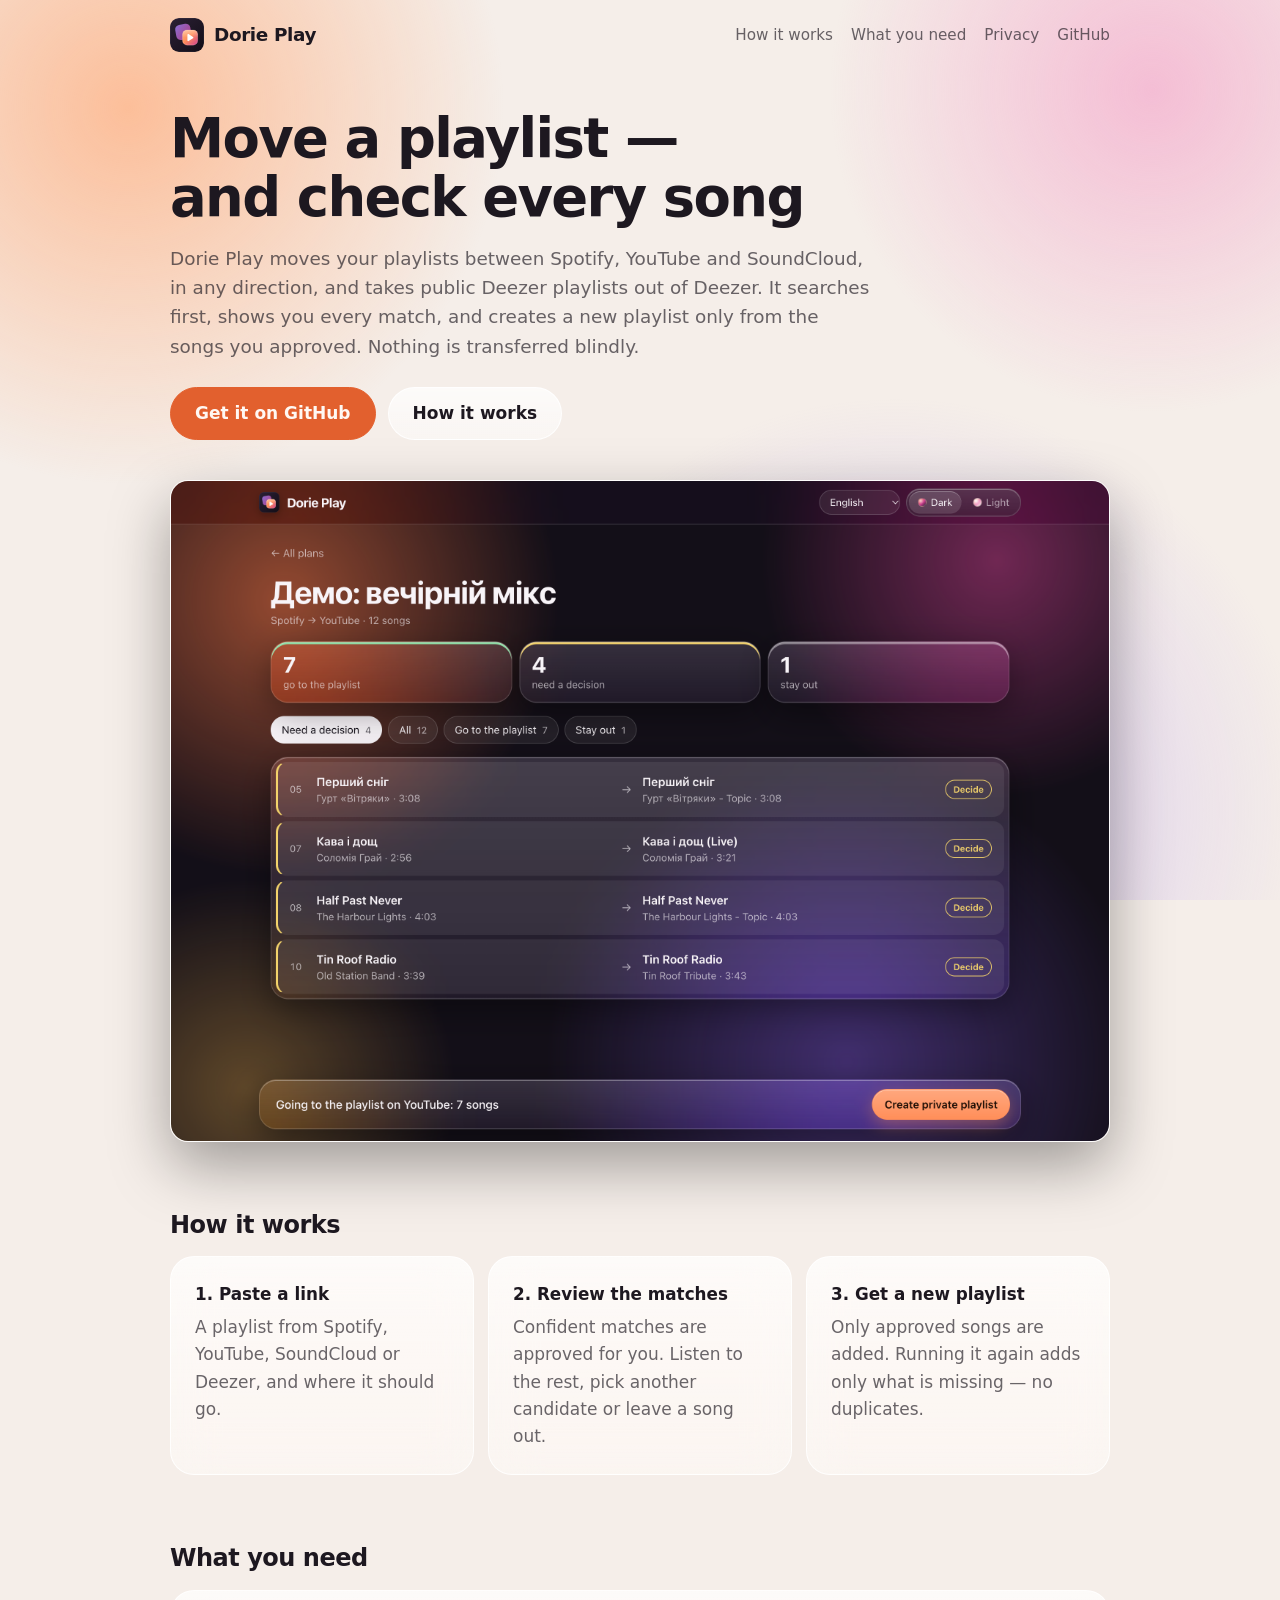
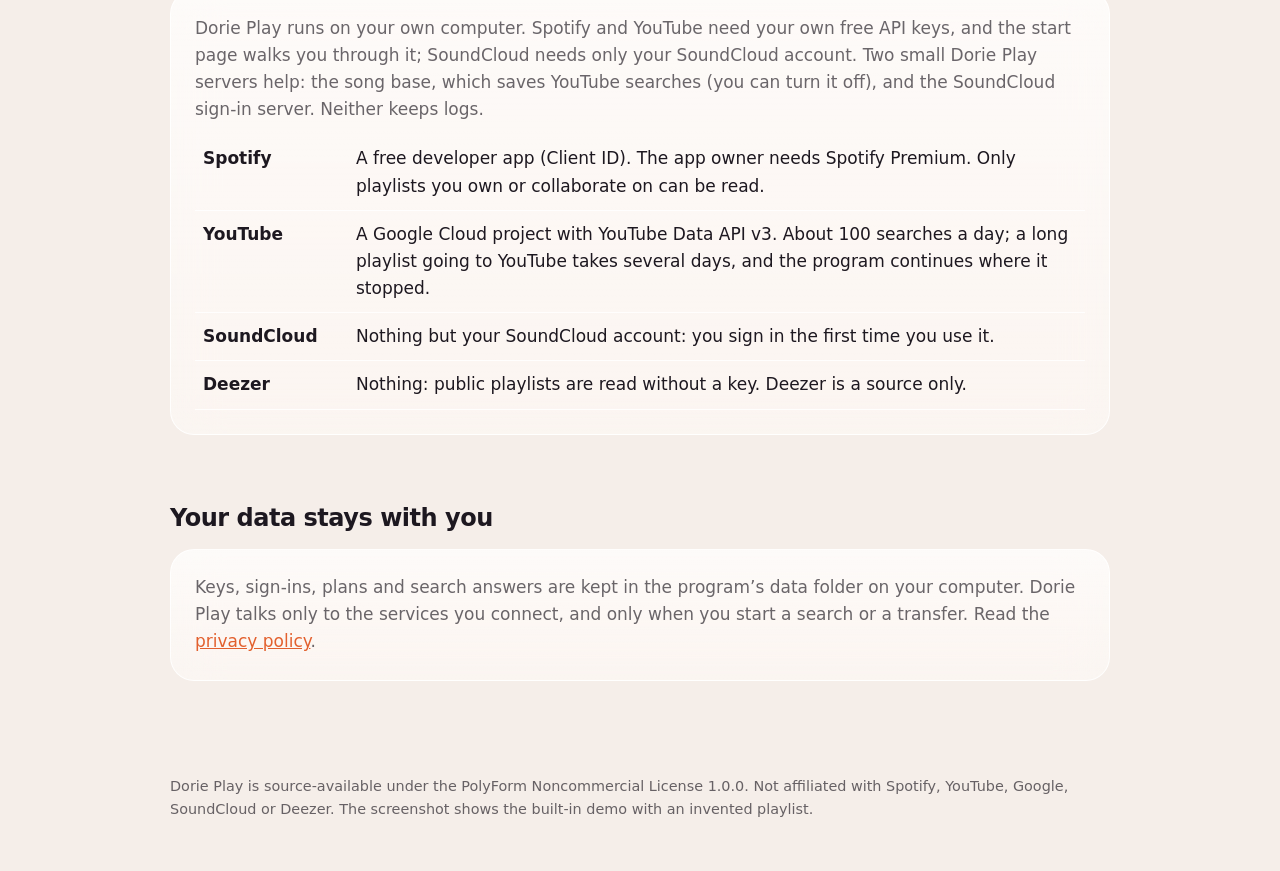
<file: docs/index.html>
<!doctype html>
<html lang="en">
<head>
  <meta charset="utf-8">
  <meta name="viewport" content="width=device-width, initial-scale=1">
  <title>Dorie Play — transfer playlists between Spotify, YouTube and SoundCloud</title>
  <meta name="description" content="Free tool to transfer playlists between Spotify, YouTube and SoundCloud, and out of Deezer. Dorie Play shows you every match and creates the new playlist only from the songs you approved.">
  <link rel="canonical" href="https://dorieplay.com/">
  <meta property="og:type" content="website">
  <meta property="og:url" content="https://dorieplay.com/">
  <meta property="og:title" content="Dorie Play — transfer playlists and check every song">
  <meta property="og:description" content="Move playlists between Spotify, YouTube and SoundCloud. See every match before the new playlist is created.">
  <meta property="og:image" content="https://dorieplay.com/review.png">
  <meta name="twitter:card" content="summary_large_image">
  <link rel="icon" href="logo.svg" type="image/svg+xml">
  <link rel="stylesheet" href="site.css">
</head>
<body>
  <div class="wrap">
    <header>
      <a class="brand" href="./"><img src="logo.svg" alt="">Dorie Play</a>
      <nav><a href="#how">How it works</a><a href="#need">What you need</a><a href="privacy.html">Privacy</a><a href="https://github.com/9w1voo/DoriePlay">GitHub</a></nav>
    </header>

    <h1>Move a playlist —<br>and check every song</h1>
    <p class="lead">Dorie Play moves your playlists between Spotify, YouTube and SoundCloud, in any direction, and takes public Deezer playlists out of Deezer.
      It searches first, shows you every match, and creates a new playlist only from the songs you approved.
      Nothing is transferred blindly.</p>
    <div class="buttons">
      <a class="btn primary" href="https://github.com/9w1voo/DoriePlay">Get it on GitHub</a>
      <a class="btn" href="#how">How it works</a>
    </div>
    <img class="shot" src="review.png" alt="Review screen: each song next to its match, with the ones that need a decision on top" width="1280" height="900">

    <section id="how">
      <h2>How it works</h2>
      <div class="steps">
        <div class="panel"><h3>1. Paste a link</h3><p>A playlist from Spotify, YouTube, SoundCloud or Deezer, and where it should go.</p></div>
        <div class="panel"><h3>2. Review the matches</h3><p>Confident matches are approved for you. Listen to the rest, pick another candidate or leave a song out.</p></div>
        <div class="panel"><h3>3. Get a new playlist</h3><p>Only approved songs are added. Running it again adds only what is missing — no duplicates.</p></div>
      </div>
    </section>

    <section id="need">
      <h2>What you need</h2>
      <div class="panel">
        <p class="intro">Dorie Play runs on your own computer. Spotify and YouTube need your own free API keys, and the start page walks you through it; SoundCloud needs only your SoundCloud account. Two small Dorie Play servers help: the song base, which saves YouTube searches (you can turn it off), and the SoundCloud sign-in server. Neither keeps logs.</p>
        <table>
          <tr><th>Spotify</th><td>A free developer app (Client ID). The app owner needs Spotify Premium. Only playlists you own or collaborate on can be read.</td></tr>
          <tr><th>YouTube</th><td>A Google Cloud project with YouTube Data API v3. About 100 searches a day; a long playlist going to YouTube takes several days, and the program continues where it stopped.</td></tr>
          <tr><th>SoundCloud</th><td>Nothing but your SoundCloud account: you sign in the first time you use it.</td></tr>
          <tr><th>Deezer</th><td>Nothing: public playlists are read without a key. Deezer is a source only.</td></tr>
        </table>
      </div>
    </section>

    <section>
      <h2>Your data stays with you</h2>
      <div class="panel"><p>Keys, sign-ins, plans and search answers are kept in the program’s data folder on your computer.
        Dorie Play talks only to the services you connect, and only when you start a search or a transfer.
        Read the <a href="privacy.html">privacy policy</a>.</p></div>
    </section>

    <footer>
      Dorie Play is source-available under the PolyForm Noncommercial License 1.0.0.
      Not affiliated with Spotify, YouTube, Google, SoundCloud or Deezer. The screenshot shows the built-in demo with an invented playlist.
    </footer>
  </div>
</body>
</html>
</file>
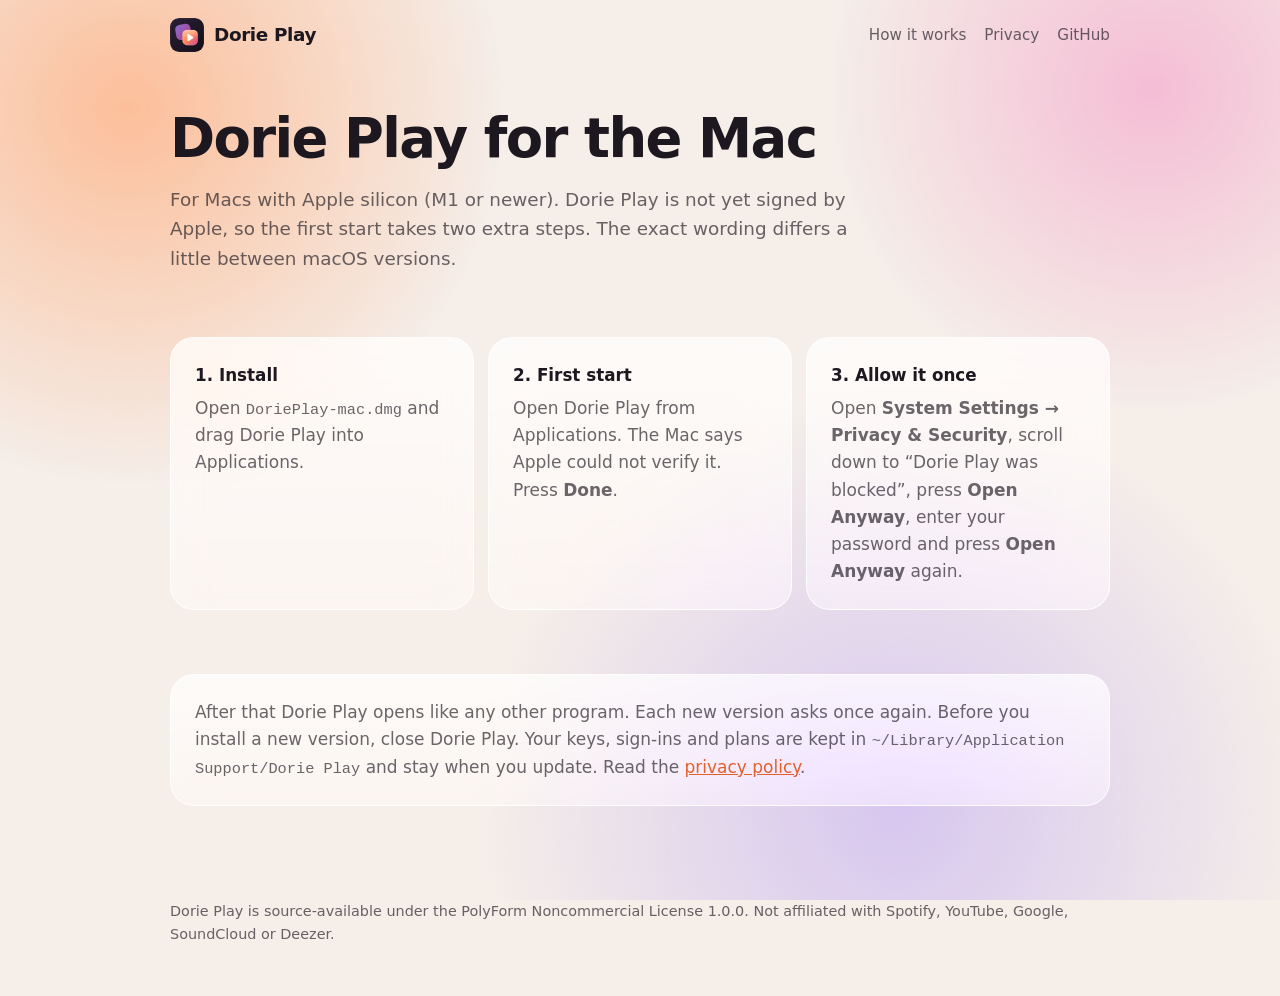
<file: docs/mac.html>
<!doctype html>
<html lang="en">
<head>
  <meta charset="utf-8">
  <meta name="viewport" content="width=device-width, initial-scale=1">
  <title>Dorie Play for the Mac — how to open it</title>
  <meta name="description" content="How to install Dorie Play on a Mac and open it the first time.">
  <link rel="canonical" href="https://dorieplay.com/mac.html">
  <link rel="icon" href="logo.svg" type="image/svg+xml">
  <link rel="stylesheet" href="site.css">
</head>
<body>
  <div class="wrap">
    <header>
      <a class="brand" href="./"><img src="logo.svg" alt="">Dorie Play</a>
      <nav><a href="./#how">How it works</a><a href="privacy.html">Privacy</a><a href="https://github.com/9w1voo/DoriePlay">GitHub</a></nav>
    </header>

    <h1>Dorie Play for the Mac</h1>
    <p class="lead">For Macs with Apple silicon (M1 or newer). Dorie Play is not yet signed by Apple, so the first start
      takes two extra steps. The exact wording differs a little between macOS versions.</p>

    <section>
      <div class="steps">
        <div class="panel"><h3>1. Install</h3><p>Open <code>DoriePlay-mac.dmg</code> and drag Dorie Play into Applications.</p></div>
        <div class="panel"><h3>2. First start</h3><p>Open Dorie Play from Applications. The Mac says Apple could not verify it.
          Press <b>Done</b>.</p></div>
        <div class="panel"><h3>3. Allow it once</h3><p>Open <b>System Settings → Privacy &amp; Security</b>, scroll down to
          “Dorie Play was blocked”, press <b>Open Anyway</b>, enter your password and press <b>Open Anyway</b> again.</p></div>
      </div>
    </section>

    <section>
      <div class="panel"><p>After that Dorie Play opens like any other program. Each new version asks once again.
        Before you install a new version, close Dorie Play. Your keys, sign-ins and plans are kept in
        <code>~/Library/Application Support/Dorie Play</code> and stay when you update. Read the
        <a href="privacy.html">privacy policy</a>.</p></div>
    </section>

    <footer>
      Dorie Play is source-available under the PolyForm Noncommercial License 1.0.0.
      Not affiliated with Spotify, YouTube, Google, SoundCloud or Deezer.
    </footer>
  </div>
</body>
</html>
</file>
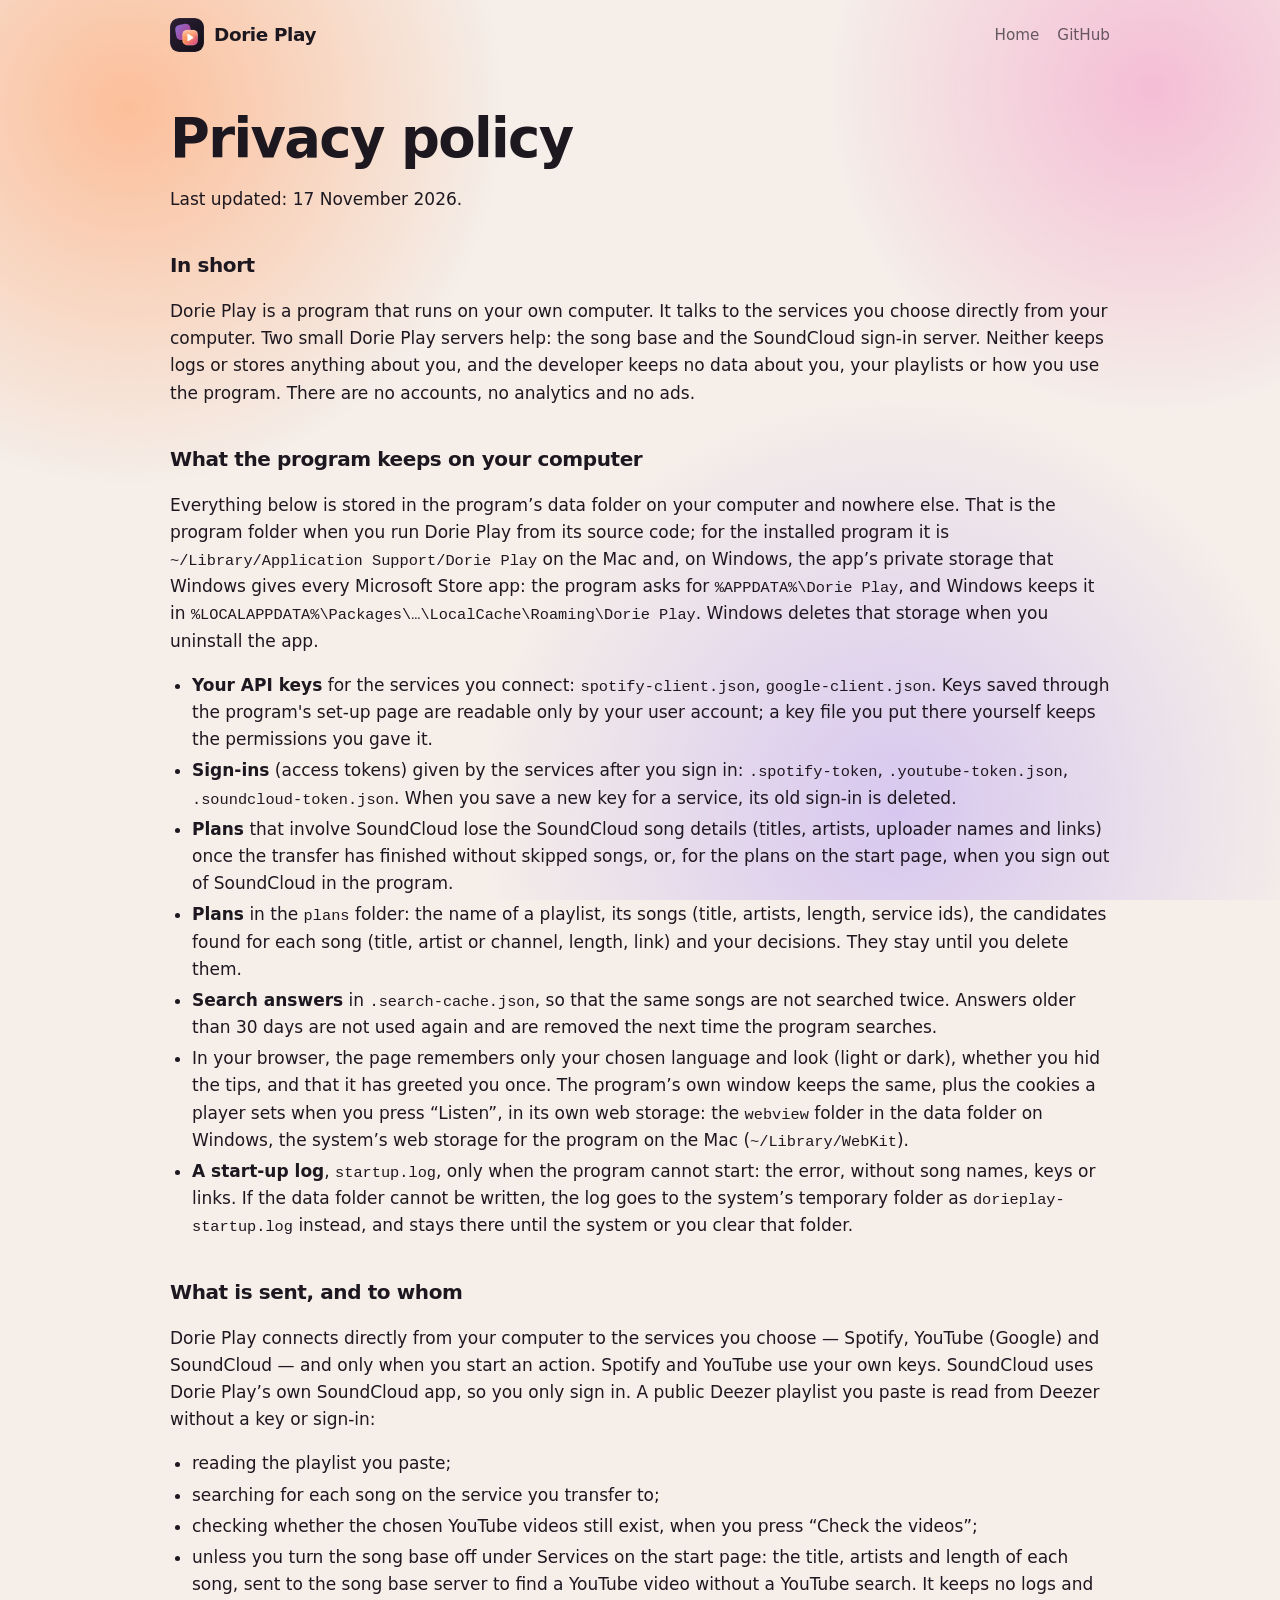
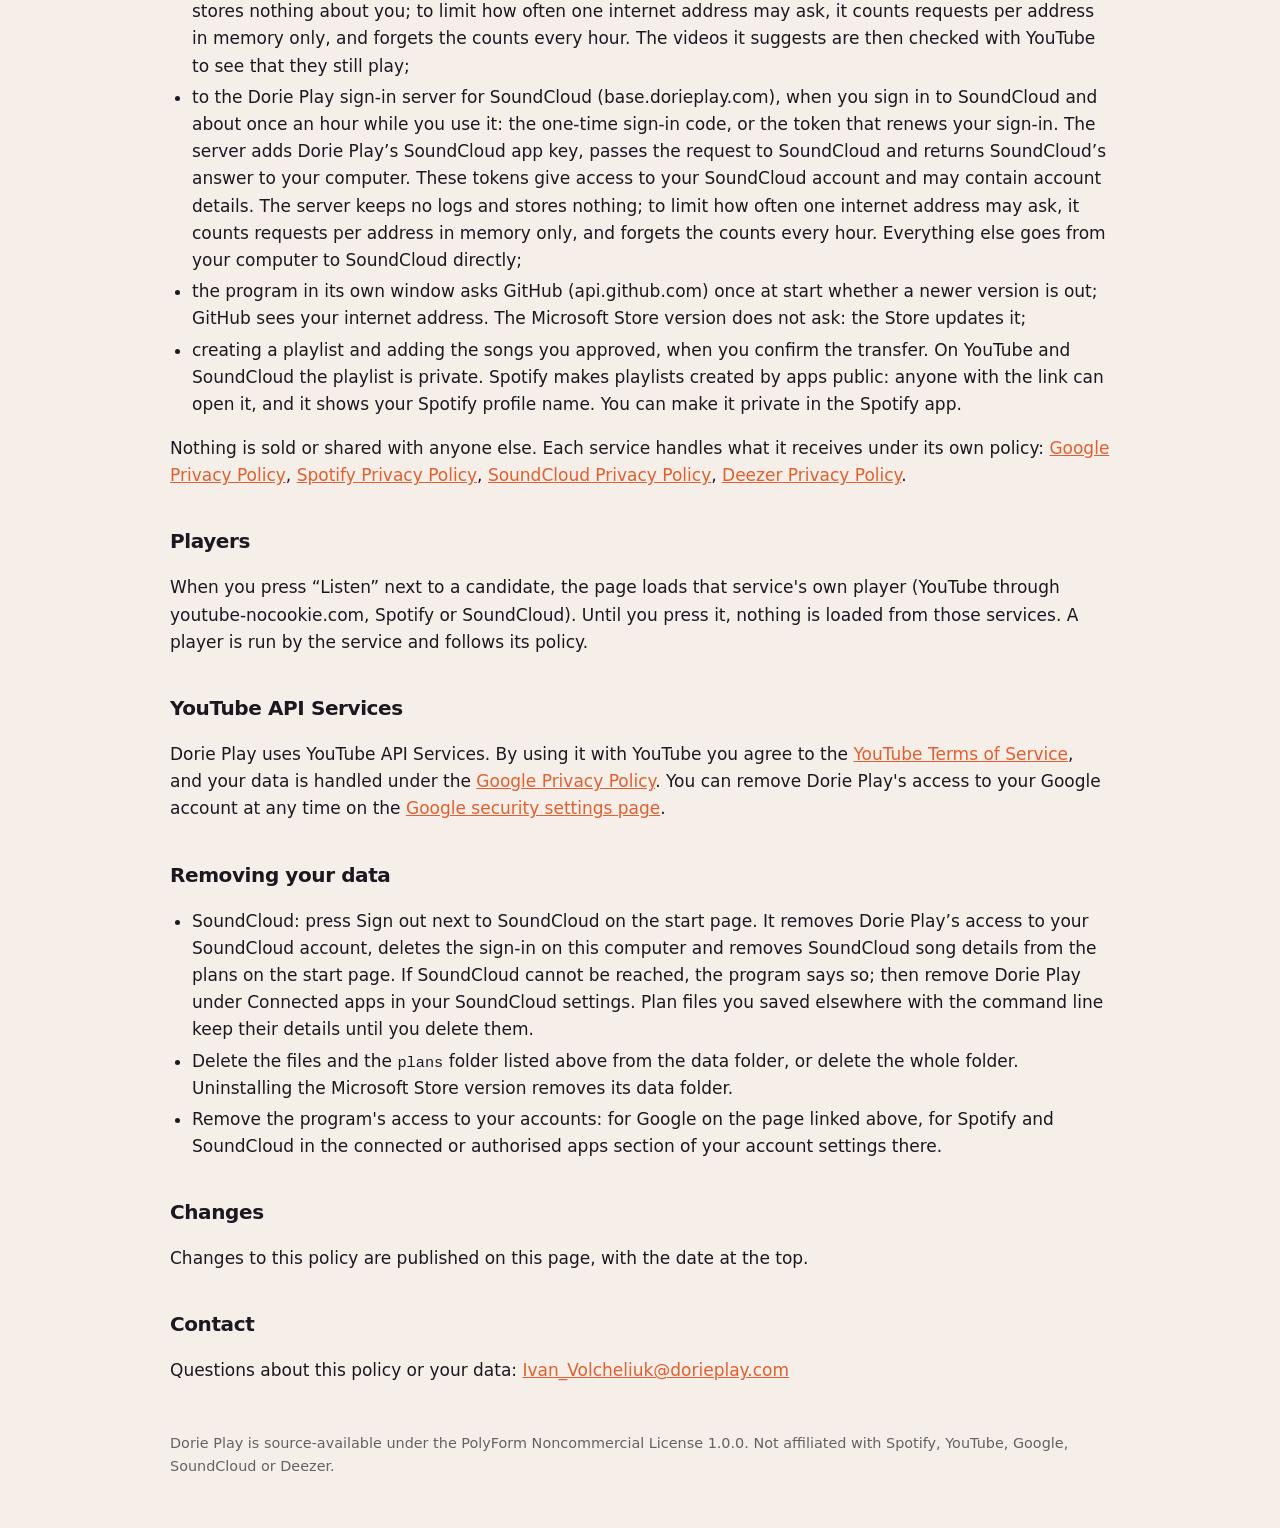
<file: docs/privacy.html>
<!doctype html>
<html lang="en">
<head>
  <meta charset="utf-8">
  <meta name="viewport" content="width=device-width, initial-scale=1">
  <title>Dorie Play — privacy policy</title>
  <link rel="icon" href="logo.svg" type="image/svg+xml">
  <link rel="stylesheet" href="site.css">
</head>
<body>
  <div class="wrap policy">
    <header>
      <a class="brand" href="./"><img src="logo.svg" alt="">Dorie Play</a>
      <nav><a href="./">Home</a><a href="https://github.com/9w1voo/DoriePlay">GitHub</a></nav>
    </header>

    <h1>Privacy policy</h1>
    <p>Last updated: 17 November 2026.</p>

    <h2>In short</h2>
    <p>Dorie Play is a program that runs on your own computer. It talks to the services you choose directly from your computer. Two small Dorie Play servers help: the song base and the SoundCloud sign-in server. Neither keeps logs or stores anything about you, and the developer keeps no data about you, your playlists or how you use the program. There are no accounts, no analytics and no ads.</p>

    <h2>What the program keeps on your computer</h2>
    <p>Everything below is stored in the program’s data folder on your computer and nowhere else. That is the program folder when you run Dorie Play from its source code; for the installed program it is <code>~/Library/Application Support/Dorie Play</code> on the Mac and, on Windows, the app’s private storage that Windows gives every Microsoft Store app: the program asks for <code>%APPDATA%\Dorie Play</code>, and Windows keeps it in <code>%LOCALAPPDATA%\Packages\…\LocalCache\Roaming\Dorie Play</code>. Windows deletes that storage when you uninstall the app.</p>
    <ul>
      <li><b>Your API keys</b> for the services you connect: <code>spotify-client.json</code>, <code>google-client.json</code>. Keys saved through the program's set-up page are readable only by
        your user account; a key file you put there yourself keeps the permissions you gave it.</li>
      <li><b>Sign-ins</b> (access tokens) given by the services after you sign in: <code>.spotify-token</code>,
        <code>.youtube-token.json</code>, <code>.soundcloud-token.json</code>. When you save a new key for a
        service, its old sign-in is deleted.</li>
      <li><b>Plans</b> that involve SoundCloud lose the SoundCloud song details (titles, artists, uploader names and links) once the transfer has finished without skipped songs, or, for the plans on the start page, when you sign out of SoundCloud in the program.</li>
      <li><b>Plans</b> in the <code>plans</code> folder: the name of a playlist, its songs (title, artists, length,
        service ids), the candidates found for each song (title, artist or channel, length, link) and your decisions.
        They stay until you delete them.</li>
      <li><b>Search answers</b> in <code>.search-cache.json</code>, so that the same songs are not searched twice.
        Answers older than 30 days are not used again and are removed the next time the program searches.</li>
      <li>In your browser, the page remembers only your chosen language and look (light or dark), whether you hid the tips, and that it has greeted you once. The program’s own window keeps the same, plus the cookies a player sets when you press “Listen”, in its own web storage: the <code>webview</code> folder in the data folder on Windows, the system’s web storage for the program on the Mac (<code>~/Library/WebKit</code>).</li>
      <li><b>A start-up log</b>, <code>startup.log</code>, only when the program cannot start: the error, without song names, keys or links. If the data folder cannot be written, the log goes to the system’s temporary folder as <code>dorieplay-startup.log</code> instead, and stays there until the system or you clear that folder.</li>
    </ul>

    <h2>What is sent, and to whom</h2>
    <p>Dorie Play connects directly from your computer to the services you choose — Spotify, YouTube (Google) and SoundCloud — and only when you start an action. Spotify and YouTube use your own keys. SoundCloud uses Dorie Play’s own SoundCloud app, so you only sign in. A public Deezer playlist you paste is read from Deezer without a key or sign-in:</p>
    <ul>
      <li>reading the playlist you paste;</li>
      <li>searching for each song on the service you transfer to;</li>
      <li>checking whether the chosen YouTube videos still exist, when you press “Check the videos”;</li>
      <li>unless you turn the song base off under Services on the start page: the title, artists and length
        of each song, sent to the song base server to find a YouTube video without a YouTube search. It keeps
        no logs and stores nothing about you; to limit how often one internet address may ask, it counts
        requests per address in memory only, and forgets the counts every hour. The videos it suggests are then checked with YouTube to see
        that they still play;</li>
      <li>to the Dorie Play sign-in server for SoundCloud (base.dorieplay.com), when you sign in to SoundCloud and about once an hour while you use it: the one-time sign-in code, or the token that renews your sign-in. The server adds Dorie Play’s SoundCloud app key, passes the request to SoundCloud and returns SoundCloud’s answer to your computer. These tokens give access to your SoundCloud account and may contain account details. The server keeps no logs and stores nothing; to limit how often one internet address may ask, it counts requests per address in memory only, and forgets the counts every hour. Everything else goes from your computer to SoundCloud directly;</li>
      <li>the program in its own window asks GitHub (api.github.com) once at start whether a newer version is out; GitHub sees your internet address. The Microsoft Store version does not ask: the Store updates it;</li>
      <li>creating a playlist and adding the songs you approved, when you confirm the transfer. On YouTube and
        SoundCloud the playlist is private. Spotify makes playlists created by apps public: anyone with the link
        can open it, and it shows your Spotify profile name. You can make it private in the Spotify app.</li>
    </ul>
    <p>Nothing is sold or shared with anyone else. Each service handles what it receives under its own policy:
      <a href="https://policies.google.com/privacy">Google Privacy Policy</a>,
      <a href="https://www.spotify.com/legal/privacy-policy/">Spotify Privacy Policy</a>,
      <a href="https://soundcloud.com/pages/privacy">SoundCloud Privacy Policy</a>,
      <a href="https://www.deezer.com/legal/personal-datas">Deezer Privacy Policy</a>.</p>

    <h2>Players</h2>
    <p>When you press “Listen” next to a candidate, the page loads that service's own player (YouTube through
      youtube-nocookie.com, Spotify or SoundCloud). Until you press it, nothing is loaded from those services.
      A player is run by the service and follows its policy.</p>

    <h2>YouTube API Services</h2>
    <p>Dorie Play uses YouTube API Services. By using it with YouTube you agree to the
      <a href="https://www.youtube.com/t/terms">YouTube Terms of Service</a>, and your data is handled under the
      <a href="https://policies.google.com/privacy">Google Privacy Policy</a>. You can remove Dorie Play's access to
      your Google account at any time on the
      <a href="https://security.google.com/settings/security/permissions">Google security settings page</a>.</p>

    <h2>Removing your data</h2>
    <ul>
      <li>SoundCloud: press Sign out next to SoundCloud on the start page. It removes Dorie Play’s access to your SoundCloud account, deletes the sign-in on this computer and removes SoundCloud song details from the plans on the start page. If SoundCloud cannot be reached, the program says so; then remove Dorie Play under Connected apps in your SoundCloud settings. Plan files you saved elsewhere with the command line keep their details until you delete them.</li>
      <li>Delete the files and the <code>plans</code> folder listed above from the data folder, or delete the whole folder. Uninstalling the Microsoft Store version removes its data folder.</li>
      <li>Remove the program's access to your accounts: for Google on the page linked above, for Spotify and
        SoundCloud in the connected or authorised apps section of your account settings there.</li>
    </ul>

    <h2>Changes</h2>
    <p>Changes to this policy are published on this page, with the date at the top.</p>

    <h2>Contact</h2>
    <p>Questions about this policy or your data: <a href="mailto:Ivan_Volcheliuk@dorieplay.com">Ivan_Volcheliuk@dorieplay.com</a></p>

    <footer>Dorie Play is source-available under the PolyForm Noncommercial License 1.0.0. Not affiliated with Spotify, YouTube, Google, SoundCloud or Deezer.</footer>
  </div>
</body>
</html>
</file>
<file: docs/site.css>
/* Dorie Play site: the same glass look as the program, no outside fonts or scripts. */
:root {
  --bg: #130f18; --text: #f8f4f8; --muted: rgb(248 244 248 / 0.66); --accent: #ff8f5a; --accent-ink: #1e0e05;
  --panel: linear-gradient(180deg, rgb(255 255 255 / 0.13), rgb(255 255 255 / 0.05)); --edge: rgb(255 255 255 / 0.17);
  --a: rgb(255 122 69 / 0.5); --b: rgb(206 64 143 / 0.45); --c: rgb(120 84 214 / 0.42);
  color-scheme: dark;
}
@media (prefers-color-scheme: light) {
  :root {
    --bg: #f5eee9; --text: #1d1820; --muted: rgb(29 24 32 / 0.66); --accent: #e2602e; --accent-ink: #fff8f3;
    --panel: linear-gradient(180deg, rgb(255 255 255 / 0.75), rgb(255 255 255 / 0.45)); --edge: rgb(255 255 255 / 0.85);
    --a: rgb(255 170 120 / 0.7); --b: rgb(244 150 196 / 0.55); --c: rgb(185 160 245 / 0.5);
    color-scheme: light;
  }
}
* { box-sizing: border-box; }
body { margin: 0; background: var(--bg); color: var(--text); font: 17px/1.6 system-ui, -apple-system, "Segoe UI", Roboto, sans-serif; }
body::before {
  content: ""; position: fixed; inset: 0; z-index: -1; pointer-events: none;
  background: radial-gradient(42vmax 42vmax at 10% 12%, var(--a), transparent 70%),
              radial-gradient(36vmax 36vmax at 90% 10%, var(--b), transparent 70%),
              radial-gradient(46vmax 46vmax at 70% 90%, var(--c), transparent 70%);
}
a { color: var(--accent); }
.wrap { max-width: 980px; margin: 0 auto; padding: 0 20px; }
header { display: flex; align-items: center; justify-content: space-between; gap: 16px; padding: 18px 0; }
.brand { display: flex; align-items: center; gap: 10px; color: var(--text); text-decoration: none; font-weight: 700; font-size: 1.15rem; letter-spacing: -0.02em; }
.brand img { width: 34px; height: 34px; border-radius: 9px; }
nav { display: flex; gap: 18px; font-size: 0.95rem; }
nav a { color: var(--muted); text-decoration: none; }
nav a:hover { color: var(--text); }
h1 { font-size: clamp(2rem, 5.5vw, 3.4rem); line-height: 1.08; letter-spacing: -0.03em; margin: 40px 0 16px; }
h2 { font-size: 1.5rem; letter-spacing: -0.02em; margin: 0 0 12px; }
h3 { font-size: 1.05rem; margin: 0 0 6px; }
.lead { color: var(--muted); font-size: 1.15rem; max-width: 60ch; margin: 0 0 26px; }
.buttons { display: flex; flex-wrap: wrap; gap: 12px; margin-bottom: 40px; }
.btn { display: inline-block; padding: 12px 24px; border-radius: 99px; border: 1px solid var(--edge); background: var(--panel); color: var(--text); text-decoration: none; font-weight: 600; }
.btn.primary { background: var(--accent); border-color: var(--accent); color: var(--accent-ink); }
.shot { display: block; width: 100%; height: auto; border-radius: 18px; border: 1px solid var(--edge); box-shadow: 0 24px 60px rgb(0 0 0 / 0.35); }
section { margin: 64px 0; }
.panel { padding: 24px; border-radius: 24px; border: 1px solid var(--edge); background: var(--panel);
  -webkit-backdrop-filter: blur(24px) saturate(170%); backdrop-filter: blur(24px) saturate(170%); }
.steps { display: grid; grid-template-columns: repeat(auto-fit, minmax(240px, 1fr)); gap: 14px; }
.steps p, .panel p { margin: 0; color: var(--muted); }
.panel p.intro { margin-bottom: 12px; }
table { width: 100%; border-collapse: collapse; }
th, td { text-align: left; vertical-align: top; padding: 10px 8px; border-bottom: 1px solid var(--edge); }
th { width: 9em; }
.policy h2 { margin-top: 36px; font-size: 1.25rem; }
.policy ul { padding-left: 22px; }
.policy li { margin: 4px 0; }
code { font: 0.9em ui-monospace, "SF Mono", Menlo, monospace; }
footer { padding: 30px 0 50px; color: var(--muted); font-size: 0.9rem; }
img { max-width: 100%; }
@media (max-width: 640px) {
  header { flex-wrap: wrap; }
  nav { flex-wrap: wrap; gap: 6px 14px; }
  th, td { display: block; width: auto; padding: 4px 0; border: 0; }
  td { padding-bottom: 12px; border-bottom: 1px solid var(--edge); }
}
</file>
